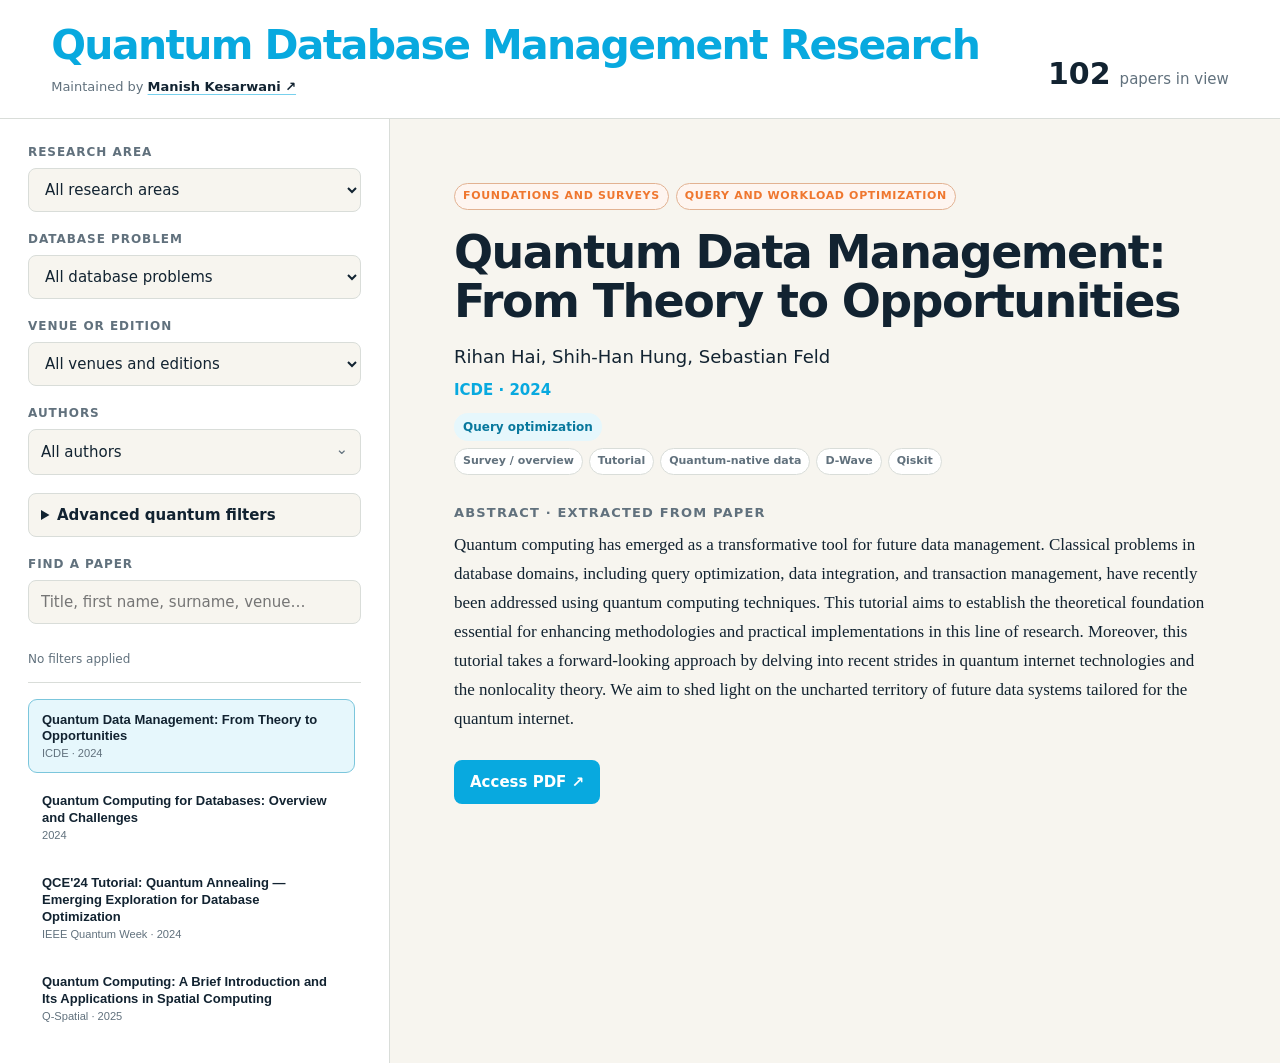
<file: index.html>
<!doctype html>
<html lang="en">
<head>
  <meta charset="utf-8">
  <meta name="viewport" content="width=device-width, initial-scale=1">
  <meta http-equiv="refresh" content="0; url=paper-navigator/">
  <title>Quantum Database Management Research</title>
  <link rel="canonical" href="https://quantumdbms.github.io/paper-navigator/">
</head>
<body>
  <p>Opening <a href="paper-navigator/">Quantum Database Management Research</a>…</p>
</body>
</html>
</file>
<file: paper-navigator/styles.css>
:root {
  color-scheme: light dark;
  --ink: light-dark(#122331, #eaf4fb);
  --muted: light-dark(#61717d, #9eb0bd);
  --paper: light-dark(#f7f5ef, #101820);
  --panel: light-dark(#ffffff, #17232c);
  --line: light-dark(#d9ddd9, #30414c);
  --cyan: #08a9df;
  --orange: #ef772f;
  --cyan-soft: light-dark(#e6f7fc, #0e3342);
}
* { box-sizing: border-box; }
body { margin: 0; min-height: 100vh; background: var(--paper); color: var(--ink); font: 15px/1.5 Inter, ui-sans-serif, system-ui, -apple-system, sans-serif; }
header { display: flex; justify-content: space-between; align-items: end; gap: 24px; padding: 24px clamp(24px, 4vw, 58px) 22px; border-bottom: 1px solid var(--line); background: var(--panel); }
h1 { margin: 0; font-size: clamp(28px, 3.2vw, 42px); line-height: 1.04; letter-spacing: -.04em; color: var(--cyan); }
.maintainer { margin: 10px 0 0; color: var(--muted); font-size: 13px; }
.maintainer a { color: var(--ink); font-weight: 750; text-decoration-color: color-mix(in srgb, var(--cyan) 55%, transparent); text-underline-offset: 3px; }
.maintainer a:hover { color: var(--cyan); }
.count { display: flex; align-items: baseline; gap: 9px; color: var(--muted); white-space: nowrap; }
.count strong { color: var(--ink); font-size: 30px; }
main { display: grid; grid-template-columns: minmax(340px, 390px) 1fr; min-height: calc(100vh - 116px); }
aside { padding: 24px 28px; border-right: 1px solid var(--line); background: var(--panel); }
label { display: block; margin: 0 0 7px; color: var(--muted); font-size: 12px; font-weight: 800; letter-spacing: .08em; text-transform: uppercase; }
select, input { width: 100%; color: var(--ink); background: var(--paper); border: 1px solid var(--line); border-radius: 8px; font: inherit; }
select, input { height: 44px; padding: 0 12px; margin-bottom: 18px; }
select:focus, input:focus { outline: 3px solid color-mix(in srgb, var(--cyan) 25%, transparent); border-color: var(--cyan); }
.author-picker { position: relative; margin: 0 0 18px; }
.author-picker summary { list-style: none; min-height: 44px; padding: 11px 36px 10px 12px; border: 1px solid var(--line); border-radius: 8px; background: var(--paper); cursor: pointer; }
.author-picker summary::-webkit-details-marker { display: none; }
.author-picker summary::after { content: "⌄"; position: absolute; right: 13px; top: 9px; color: var(--muted); }
.author-picker-panel { position: absolute; z-index: 5; width: 100%; margin-top: 5px; padding: 10px; border: 1px solid var(--line); border-radius: 10px; background: var(--panel); box-shadow: 0 12px 32px #0002; }
.author-picker-panel input { margin-bottom: 7px; }
.author-actions { display: flex; justify-content: flex-end; margin-bottom: 5px; }
.author-actions button { border: 0; background: transparent; color: var(--cyan); font: inherit; font-size: 12px; font-weight: 800; cursor: pointer; }
.author-options { max-height: 245px; overflow: auto; }
.author-option { display: flex; align-items: flex-start; gap: 8px; margin: 0; padding: 7px 5px; color: var(--ink); font-size: 13px; font-weight: 600; letter-spacing: 0; text-transform: none; cursor: pointer; }
.author-option:hover { background: var(--paper); }
.author-option input { width: 16px; height: 16px; margin: 2px 0 0; flex: none; }
.advanced-filter { margin: 0 0 18px; border: 1px solid var(--line); border-radius: 8px; background: var(--paper); }
.advanced-filter > summary { min-height: 42px; padding: 10px 12px; cursor: pointer; font-weight: 750; }
.advanced-panel { padding: 0 11px 11px; border-top: 1px solid var(--line); }
.advanced-head { display: flex; align-items: center; justify-content: space-between; padding: 9px 0 4px; color: var(--muted); font-size: 11px; font-weight: 800; text-transform: uppercase; letter-spacing: .07em; }
.advanced-head button { border: 0; background: transparent; color: var(--cyan); font: inherit; cursor: pointer; }
.filter-group { padding: 8px 0; border-top: 1px solid var(--line); }
.filter-group:first-child { border-top: 0; }
.filter-group h4 { margin: 0 0 5px; color: var(--muted); font-size: 11px; text-transform: uppercase; letter-spacing: .07em; }
.filter-checks { display: flex; flex-wrap: wrap; gap: 5px; }
.filter-chip { display: inline-flex; align-items: center; gap: 5px; padding: 4px 7px; border: 1px solid var(--line); border-radius: 999px; color: var(--ink); background: var(--panel); font-size: 11px; cursor: pointer; }
.filter-chip:has(input:checked) { border-color: var(--cyan); background: var(--cyan-soft); }
.filter-chip input { width: 13px; height: 13px; margin: 0; }
.filter-chip small { color: var(--muted); }
.active-filters { margin: -5px 0 14px; padding: 10px 0 12px; border-bottom: 1px solid var(--line); }
.filter-state-empty { color: var(--muted); font-size: 12px; }
.active-filter-head { display: flex; align-items: center; justify-content: space-between; gap: 10px; margin-bottom: 8px; color: var(--muted); font-size: 11px; letter-spacing: .06em; text-transform: uppercase; }
.active-filter-head button { padding: 0; border: 0; color: var(--cyan); background: transparent; font: inherit; font-weight: 850; cursor: pointer; }
.active-filter-chips { display: flex; flex-wrap: wrap; gap: 6px; }
.active-filter-chip { display: inline-flex; align-items: center; gap: 7px; max-width: 100%; padding: 5px 8px 5px 10px; border: 1px solid color-mix(in srgb, var(--cyan) 48%, var(--line)); border-radius: 999px; color: var(--ink); background: var(--cyan-soft); font: inherit; font-size: 11px; font-weight: 750; cursor: pointer; }
.active-filter-chip span { overflow: hidden; text-overflow: ellipsis; white-space: nowrap; }
.active-filter-chip b { color: var(--cyan); font-size: 15px; line-height: 1; }
.active-filter-chip:hover { border-color: var(--cyan); }
.paper-list { display: grid; gap: 7px; max-height: 38vh; min-height: 180px; overflow: auto; padding: 2px 6px 2px 0; }
.paper-button { width: 100%; padding: 12px 13px; text-align: left; color: var(--ink); background: transparent; border: 1px solid transparent; border-radius: 9px; cursor: pointer; }
.paper-button:hover { background: var(--paper); }
.paper-button.active { background: var(--cyan-soft); border-color: color-mix(in srgb, var(--cyan) 45%, var(--line)); }
.paper-button span { display: block; font-size: 13px; font-weight: 750; line-height: 1.3; }
.paper-button small { color: var(--muted); }
article { padding: clamp(28px, 5vw, 68px); max-width: 1050px; }
.empty { color: var(--muted); font-size: 18px; padding-top: 10vh; text-align: center; }
.area-tags { display: flex; flex-wrap: wrap; gap: 7px; margin-bottom: 18px; }
.area { display: inline-block; padding: 4px 8px; border: 1px solid color-mix(in srgb, var(--orange) 42%, var(--line)); border-radius: 999px; color: var(--orange); background: color-mix(in srgb, var(--orange) 7%, var(--panel)); font-size: 11px; font-weight: 850; letter-spacing: .06em; text-transform: uppercase; }
h2 { margin: 0 0 16px; max-width: 900px; font-size: clamp(27px, 4vw, 46px); line-height: 1.08; letter-spacing: -.035em; }
.authors { margin: 0 0 9px; font-size: 18px; }
.venue { margin: 0 0 30px; color: var(--cyan); font-weight: 800; }
.metadata-tags { display: flex; flex-wrap: wrap; gap: 6px; margin: -18px 0 28px; }
.metadata-tags span { padding: 4px 8px; border: 1px solid var(--line); border-radius: 999px; color: var(--muted); background: var(--panel); font-size: 11px; font-weight: 750; }
.problem-tags { display: flex; flex-wrap: wrap; gap: 7px; margin: -18px 0 25px; }
.problem-tags span { padding: 5px 9px; border-radius: 999px; color: light-dark(#08789d, #83d8f3); background: var(--cyan-soft); font-size: 12px; font-weight: 800; }
h3 { margin: 28px 0 9px; font-size: 13px; letter-spacing: .09em; text-transform: uppercase; color: var(--muted); }
.abstract { max-width: 850px; font-family: ui-serif, Georgia, serif; font-size: 17px; line-height: 1.7; }
.pdf-link { display: inline-flex; align-items: center; gap: 9px; margin-top: 26px; padding: 11px 16px; color: white; background: var(--cyan); border-radius: 8px; font-weight: 800; text-decoration: none; }
.pdf-link:hover { filter: brightness(.93); }
@media (max-width: 760px) {
  header { align-items: start; }
  .count span { display: none; }
  main { grid-template-columns: 1fr; }
  aside { border-right: 0; border-bottom: 1px solid var(--line); }
  .paper-list { max-height: 280px; }
}
</file>
